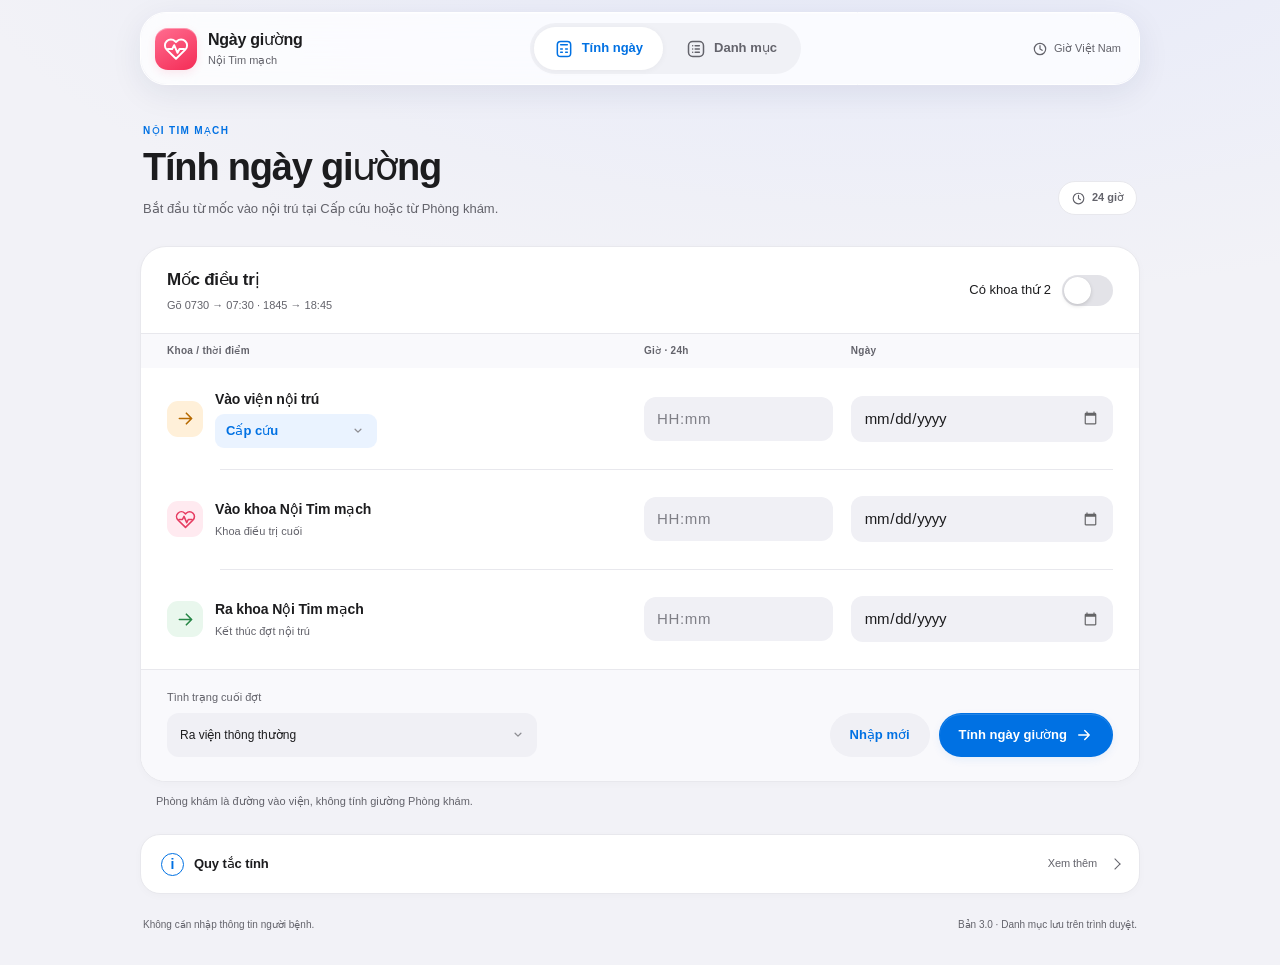
<file: index.html>
<!doctype html>
<html lang="vi">
<head>
  <meta charset="utf-8">
  <meta name="viewport" content="width=device-width, initial-scale=1, viewport-fit=cover">
  <meta name="color-scheme" content="light dark">
  <meta name="theme-color" content="#f2f2f7" media="(prefers-color-scheme: light)">
  <meta name="theme-color" content="#000000" media="(prefers-color-scheme: dark)">
  <meta name="apple-mobile-web-app-capable" content="yes">
  <meta name="apple-mobile-web-app-title" content="Ngày giường">
  <title>Tính ngày giường · Nội Tim mạch</title>
  <meta name="description" content="Tính ngày giường từ mốc vào nội trú tại Cấp cứu hoặc từ Phòng khám. Giờ 24h, danh mục khoa và giá nhập từ Excel.">
  <link rel="icon" href="icon.svg" type="image/svg+xml">
  <link rel="stylesheet" href="style.css?v=3.0.0">
  <script defer src="danh-muc.js?v=3.0.0"></script>
  <script defer src="catalog.js?v=3.0.0"></script>
  <script defer src="engine.js?v=3.0.0"></script>
  <script defer src="app.js?v=3.0.0"></script>
</head>
<body>
<a class="skip-link" href="#main">Đến nội dung chính</a>
<div class="shell">
  <header class="header">
    <a class="brand" href="index.html"><span class="brand-mark"><svg viewBox="0 0 24 24" fill="none" stroke="currentColor" stroke-width="1.8" stroke-linecap="round" stroke-linejoin="round" aria-hidden="true"><path d="M20.6 4.8a5.5 5.5 0 0 0-7.8 0L12 5.6l-.8-.8a5.5 5.5 0 0 0-7.8 7.8L12 21l8.6-8.4a5.5 5.5 0 0 0 0-7.8Z"/><path d="M4.5 12h4l1.8-3.5 3.1 7 1.8-3.5h4.3"/></svg></span><span>Ngày giường<small>Nội Tim mạch</small></span></a>
    <nav class="tab-bar" aria-label="Trang"><a href="index.html" aria-current="page"><svg viewBox="0 0 24 24" fill="none" stroke="currentColor" stroke-width="1.8" stroke-linecap="round" stroke-linejoin="round" aria-hidden="true"><rect x="4" y="3" width="16" height="18" rx="4"/><path d="M8 7h8M8 12h2m4 0h2m-8 4h2m4 0h2"/></svg><span>Tính ngày</span></a><a href="danhmuc.html"><svg viewBox="0 0 24 24" fill="none" stroke="currentColor" stroke-width="1.8" stroke-linecap="round" stroke-linejoin="round" aria-hidden="true"><rect x="3" y="3" width="18" height="18" rx="5"/><path d="M8 8h.01M11 8h5M8 12h.01M11 12h5M8 16h.01M11 16h5"/></svg><span>Danh mục</span></a></nav>
    <span class="header-status"><svg viewBox="0 0 24 24" fill="none" stroke="currentColor" stroke-width="1.8" stroke-linecap="round" stroke-linejoin="round" aria-hidden="true"><circle cx="12" cy="12" r="8.5"/><path d="M12 7v5l3.2 2"/></svg><span>Giờ Việt Nam</span></span>
  </header>
  <main id="main">
    <div class="page-title">
      <div><p class="eyebrow">NỘI TIM MẠCH</p><h1>Tính ngày giường</h1><p id="admitHint">Bắt đầu từ mốc vào nội trú tại Cấp cứu hoặc từ Phòng khám.</p></div>
      <span class="pill time-pill"><svg viewBox="0 0 24 24" fill="none" stroke="currentColor" stroke-width="1.8" stroke-linecap="round" stroke-linejoin="round" aria-hidden="true"><circle cx="12" cy="12" r="8.5"/><path d="M12 7v5l3.2 2"/></svg>24 giờ</span>
    </div>
    <div id="catalogNotice" class="notice warning" role="status" hidden></div>
    <section class="card input-card" aria-labelledby="treatmentTitle">
      <form id="calcForm" novalidate>
        <div class="section-head">
          <div><h2 id="treatmentTitle">Mốc điều trị</h2><p class="clock-hint">Gõ 0730 → 07:30 · 1845 → 18:45</p></div>
          <label class="check" for="hasMiddle"><span>Có khoa thứ 2</span><input id="hasMiddle" type="checkbox" role="switch"><span class="switch-track" aria-hidden="true"></span></label>
        </div>
        <div class="time-grid grid-head" aria-hidden="true"><span>Khoa / thời điểm</span><span>Giờ · 24h</span><span>Ngày</span></div>
        <div class="time-grid time-row">
          <div class="row-name">
            <span class="step-icon orange" aria-hidden="true"><svg viewBox="0 0 24 24" fill="none" stroke="currentColor" stroke-width="1.9" stroke-linecap="round" stroke-linejoin="round" aria-hidden="true"><path d="M5 12h14m-6-6 6 6-6 6"/></svg></span>
            <div class="row-copy"><label for="origin">Vào viện nội trú</label><select id="origin" aria-label="Vào từ Cấp cứu hoặc Phòng khám"><option value="CAP_CUU">Cấp cứu</option><option value="PHONG_KHAM">Phòng khám</option></select></div>
          </div>
          <label class="date-field clock-field"><span>Giờ · 24h</span><input id="arrivalTime" type="text" class="clock-input" inputmode="numeric" maxlength="5" placeholder="HH:mm" autocomplete="off" spellcheck="false" pattern="(?:[01][0-9]|2[0-3]):[0-5][0-9]" required aria-label="Giờ vào Cấp cứu hoặc từ Phòng khám"></label>
          <label class="date-field"><span>Ngày</span><input id="arrivalDate" type="date" min="1900-01-01" max="2200-12-31" required aria-label="Ngày vào Cấp cứu hoặc từ Phòng khám"></label>
        </div>
        <div id="middleRow" class="time-grid time-row" hidden>
          <div class="row-name">
            <span class="step-icon purple" aria-hidden="true"><svg viewBox="0 0 24 24" fill="none" stroke="currentColor" stroke-width="1.8" stroke-linecap="round" stroke-linejoin="round" aria-hidden="true"><rect x="3" y="3" width="18" height="18" rx="5"/><path d="M8 8h.01M11 8h5M8 12h.01M11 12h5M8 16h.01M11 16h5"/></svg></span>
            <div class="row-copy"><label for="middleWard">Vào khoa thứ 2</label><select id="middleWard" aria-label="Chọn khoa thứ 2" disabled></select></div>
          </div>
          <label class="date-field clock-field"><span>Giờ · 24h</span><input id="middleTime" type="text" class="clock-input" inputmode="numeric" maxlength="5" placeholder="HH:mm" autocomplete="off" spellcheck="false" pattern="(?:[01][0-9]|2[0-3]):[0-5][0-9]" disabled aria-label="Giờ vào khoa thứ 2"></label>
          <label class="date-field"><span>Ngày</span><input id="middleDate" type="date" min="1900-01-01" max="2200-12-31" disabled aria-label="Ngày vào khoa thứ 2"></label>
        </div>
        <div class="time-grid time-row">
          <div class="row-name"><span class="step-icon pink" aria-hidden="true"><svg viewBox="0 0 24 24" fill="none" stroke="currentColor" stroke-width="1.8" stroke-linecap="round" stroke-linejoin="round" aria-hidden="true"><path d="M20.6 4.8a5.5 5.5 0 0 0-7.8 0L12 5.6l-.8-.8a5.5 5.5 0 0 0-7.8 7.8L12 21l8.6-8.4a5.5 5.5 0 0 0 0-7.8Z"/><path d="M4.5 12h4l1.8-3.5 3.1 7 1.8-3.5h4.3"/></svg></span><div class="row-copy"><label for="finalTime">Vào khoa Nội Tim mạch</label><span class="muted small">Khoa điều trị cuối</span></div></div>
          <label class="date-field clock-field"><span>Giờ · 24h</span><input id="finalTime" type="text" class="clock-input" inputmode="numeric" maxlength="5" placeholder="HH:mm" autocomplete="off" spellcheck="false" pattern="(?:[01][0-9]|2[0-3]):[0-5][0-9]" required aria-label="Giờ vào Nội Tim mạch"></label>
          <label class="date-field"><span>Ngày</span><input id="finalDate" type="date" min="1900-01-01" max="2200-12-31" required aria-label="Ngày vào Nội Tim mạch"></label>
        </div>
        <div class="time-grid time-row exit-row">
          <div class="row-name"><span class="step-icon green" aria-hidden="true"><svg viewBox="0 0 24 24" fill="none" stroke="currentColor" stroke-width="1.9" stroke-linecap="round" stroke-linejoin="round" aria-hidden="true"><path d="M5 12h14m-6-6 6 6-6 6"/></svg></span><div class="row-copy"><label id="exitLabel" for="exitTime">Ra khoa Nội Tim mạch</label><span class="muted small">Kết thúc đợt nội trú</span></div></div>
          <label class="date-field clock-field"><span>Giờ · 24h</span><input id="exitTime" type="text" class="clock-input" inputmode="numeric" maxlength="5" placeholder="HH:mm" autocomplete="off" spellcheck="false" pattern="(?:[01][0-9]|2[0-3]):[0-5][0-9]" required aria-label="Giờ kết thúc đợt nội trú"></label>
          <label class="date-field"><span>Ngày</span><input id="exitDate" type="date" min="1900-01-01" max="2200-12-31" required aria-label="Ngày kết thúc đợt nội trú"></label>
        </div>
        <div class="form-bottom">
          <label class="status-field" for="status"><span>Tình trạng cuối đợt</span><select id="status" required></select></label>
          <div class="actions"><button id="resetBtn" type="button" class="btn">Nhập mới</button><button id="calculateBtn" type="submit" class="btn primary">Tính ngày giường<svg viewBox="0 0 24 24" fill="none" stroke="currentColor" stroke-width="1.9" stroke-linecap="round" stroke-linejoin="round" aria-hidden="true"><path d="M5 12h14m-6-6 6 6-6 6"/></svg></button></div>
        </div>
        <div id="formError" class="notice error" role="alert" hidden></div>
      </form>
    </section>
    <p class="section-note">Phòng khám là đường vào viện, không tính giường Phòng khám.</p>

    <section id="result" class="card result-card" aria-labelledby="resultTitle" hidden aria-live="polite">
      <div class="result-heading">
        <div><p class="eyebrow">KẾT QUẢ</p><h2 id="resultTitle">Tổng ngày nội trú</h2><p id="duration" class="muted small"></p></div>
        <div class="total"><strong id="totalDays">0</strong><span>ngày giường</span></div>
      </div>
      <p id="totalReason" class="total-reason"></p>
      <div id="pendingNotice" class="notice warning" hidden></div>
      <div class="result-table-wrap"><table class="result-table"><thead><tr><th scope="col">Khoa</th><th scope="col">Ngày giường</th><th scope="col">Lý giải</th></tr></thead><tbody id="summaryRows"></tbody></table></div>
      <div class="result-bottom"><p id="moneySummary" class="small muted"></p><div class="actions"><button id="copyBtn" type="button" class="btn small-btn">Sao chép</button><button id="printBtn" type="button" class="btn small-btn">In kết quả</button></div></div>
      <p id="copyStatus" class="small copy-status" role="status" hidden></p>
      <details class="detail-box"><summary>Chi tiết theo ngày<span class="disclosure-note">Xem phân bổ</span></summary><div class="table-scroll"><table class="day-table"><thead><tr><th scope="col">Ngày</th><th scope="col">Khoa</th><th scope="col">Giờ nằm</th><th scope="col">Ngày tính</th><th scope="col">Lý do</th></tr></thead><tbody id="detailRows"></tbody></table></div></details>
      <p class="result-footnote">Phân bổ theo khoa là dự kiến theo ngày lịch.</p>
    </section>

    <details class="rules">
      <summary><span class="rule-symbol" aria-hidden="true">i</span>Quy tắc tính<span class="disclosure-note">Xem thêm</span></summary>
      <div class="rules-content">
        <p>Hàng đầu là mốc vào viện nội trú theo hồ sơ: tại Cấp cứu hoặc vào từ Phòng khám. Phòng khám chỉ là đường vào viện, không có giường, không tính tiền hoặc chia 0,5 ngày cho Phòng khám; không đếm là một khoa trong quy tắc chuyển khoa.</p>
        <p>≤4 giờ: 0 ngày; &gt;4 đến &lt;24 giờ: 1 ngày. Từ 24 giờ: lấy ngày ra trừ ngày vào; nhóm tử vong, nặng xin về / chuyển viện hoặc qua cấp cứu vẫn cần nội trú chuyển viện được cộng 1 ngày. Chuyển 2 khoa trong ngày: mỗi khoa 0,5 ngày. Từ 3 khoa: xét 2 khoa nằm &gt;4 giờ có giá cao nhất và thấp nhất.</p>
        <p>Phân bổ dự kiến theo ngày lịch: tính ngày vào, bỏ ngày ra thông thường; nhóm đặc biệt tính cả ngày ra. Cấp cứu ≤4 giờ không tính giường hồi sức cấp cứu. Các tổ hợp chưa rõ cách phân bổ được để “Cần đối chiếu”, không tự gán 0. Tiền giường chỉ tạm tính theo giá danh mục; chưa xét mức hưởng BHYT, nằm ghép, hậu phẫu và điều kiện ICU. Chuyển khoa nội bộ chưa phải kết thúc đợt nội trú.</p>
        <p>Căn cứ các ngưỡng ngày giường: Điều 4c TT35/2016/TT-BYT, bổ sung bởi TT39/2024/TT-BYT. <a href="https://vbpl.vn/botuphap/Pages/vbpq-toanvan.aspx?ItemID=171885" target="_blank" rel="noopener">Xem văn bản</a> · <a href="https://baohiemxahoi.gov.vn/tintuc/Pages/hoat-dong-bhxh-viet-nam.aspx?CateID=0&amp;ItemID=24020" target="_blank" rel="noopener">Hướng dẫn BHXH Việt Nam</a>. Không dùng giờ đăng ký khám ngoại trú thay cho giờ vào viện nội trú. Nếu có ngày chưa xác định được khoa có giường thực tế, kết quả giữ phần đó ở “Cần đối chiếu”. Quy tắc không tự cập nhật khi văn bản thay đổi.</p>
      </div>
    </details>
  </main>
  <footer><span>Không cần nhập thông tin người bệnh.</span><span>Bản 3.0 · Danh mục lưu trên trình duyệt.</span></footer>
</div>
<noscript><p class="notice error">Hãy bật JavaScript để sử dụng bộ tính.</p></noscript>
</body>
</html>
</file>
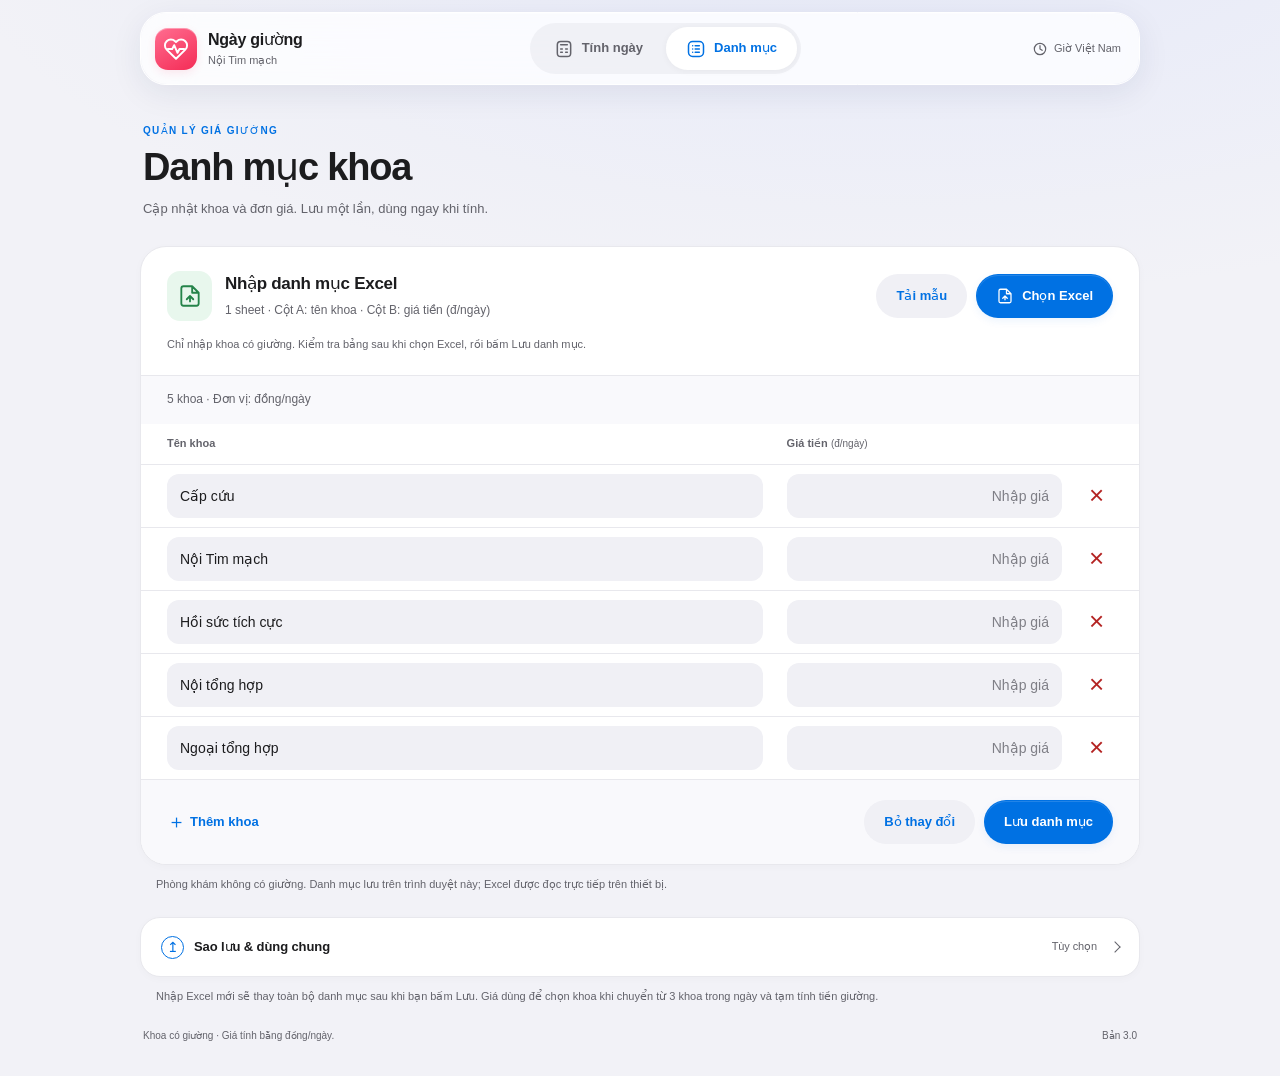
<file: danhmuc.html>
<!doctype html>
<html lang="vi">
<head>
  <meta charset="utf-8">
  <meta name="viewport" content="width=device-width, initial-scale=1, viewport-fit=cover">
  <meta name="color-scheme" content="light dark">
  <meta name="theme-color" content="#f2f2f7" media="(prefers-color-scheme: light)">
  <meta name="theme-color" content="#000000" media="(prefers-color-scheme: dark)">
  <meta name="apple-mobile-web-app-capable" content="yes">
  <meta name="apple-mobile-web-app-title" content="Ngày giường">
  <title>Danh mục khoa · Ngày giường</title>
  <meta name="description" content="Cập nhật danh mục khoa có giường và đơn giá bằng Excel một sheet, hai cột.">
  <link rel="icon" href="icon.svg" type="image/svg+xml">
  <link rel="stylesheet" href="style.css?v=3.0.0">
  <script defer src="danh-muc.js?v=3.0.0"></script>
  <script defer src="catalog.js?v=3.0.0"></script>
  <script defer src="xlsx.full.min.js?v=3.0.0"></script>
  <script defer src="catalog-page.js?v=3.0.0"></script>
</head>
<body>
<a class="skip-link" href="#main">Đến nội dung chính</a>
<div class="shell">
  <header class="header">
    <a class="brand" href="index.html"><span class="brand-mark"><svg viewBox="0 0 24 24" fill="none" stroke="currentColor" stroke-width="1.8" stroke-linecap="round" stroke-linejoin="round" aria-hidden="true"><path d="M20.6 4.8a5.5 5.5 0 0 0-7.8 0L12 5.6l-.8-.8a5.5 5.5 0 0 0-7.8 7.8L12 21l8.6-8.4a5.5 5.5 0 0 0 0-7.8Z"/><path d="M4.5 12h4l1.8-3.5 3.1 7 1.8-3.5h4.3"/></svg></span><span>Ngày giường<small>Nội Tim mạch</small></span></a>
    <nav class="tab-bar" aria-label="Trang"><a href="index.html"><svg viewBox="0 0 24 24" fill="none" stroke="currentColor" stroke-width="1.8" stroke-linecap="round" stroke-linejoin="round" aria-hidden="true"><rect x="4" y="3" width="16" height="18" rx="4"/><path d="M8 7h8M8 12h2m4 0h2m-8 4h2m4 0h2"/></svg><span>Tính ngày</span></a><a href="danhmuc.html" aria-current="page"><svg viewBox="0 0 24 24" fill="none" stroke="currentColor" stroke-width="1.8" stroke-linecap="round" stroke-linejoin="round" aria-hidden="true"><rect x="3" y="3" width="18" height="18" rx="5"/><path d="M8 8h.01M11 8h5M8 12h.01M11 12h5M8 16h.01M11 16h5"/></svg><span>Danh mục</span></a></nav>
    <span class="header-status"><svg viewBox="0 0 24 24" fill="none" stroke="currentColor" stroke-width="1.8" stroke-linecap="round" stroke-linejoin="round" aria-hidden="true"><circle cx="12" cy="12" r="8.5"/><path d="M12 7v5l3.2 2"/></svg><span>Giờ Việt Nam</span></span>
  </header>
  <main id="main">
    <div class="page-title"><div><p class="eyebrow">QUẢN LÝ GIÁ GIƯỜNG</p><h1>Danh mục khoa</h1><p>Cập nhật khoa và đơn giá. Lưu một lần, dùng ngay khi tính.</p></div></div>
    <section class="card catalog-card" aria-labelledby="importTitle">
      <div class="import-bar">
        <div class="import-intro"><span class="import-icon"><svg viewBox="0 0 24 24" fill="none" stroke="currentColor" stroke-width="1.7" stroke-linecap="round" stroke-linejoin="round" aria-hidden="true"><path d="M14 3H6a2 2 0 0 0-2 2v14a2 2 0 0 0 2 2h12a2 2 0 0 0 2-2V9Zm0 0v6h6M12 17v-5m-3 3 3-3 3 3"/></svg></span><div><h2 id="importTitle">Nhập danh mục Excel</h2><p class="muted small">1 sheet · Cột A: tên khoa · Cột B: giá tiền (đ/ngày)</p></div></div>
        <div class="actions"><button class="btn" id="templateBtn" type="button">Tải mẫu</button><label class="btn primary file-btn" for="excelFile"><svg viewBox="0 0 24 24" fill="none" stroke="currentColor" stroke-width="1.7" stroke-linecap="round" stroke-linejoin="round" aria-hidden="true"><path d="M14 3H6a2 2 0 0 0-2 2v14a2 2 0 0 0 2 2h12a2 2 0 0 0 2-2V9Zm0 0v6h6M12 17v-5m-3 3 3-3 3 3"/></svg>Chọn Excel<input class="sr-only" id="excelFile" type="file" accept=".xlsx,.xls"></label></div>
      </div>
      <p class="import-note">Chỉ nhập khoa có giường. Kiểm tra bảng sau khi chọn Excel, rồi bấm Lưu danh mục.</p>
      <div id="catalogMessage" class="notice" role="status" hidden></div>
      <div class="catalog-info"><span id="catalogCount" class="muted small"></span><span id="unsaved" class="pill warning-pill" hidden>Chưa lưu</span></div>
      <form id="catalogForm" novalidate>
        <div class="catalog-table-wrap">
          <table class="catalog-table"><colgroup><col><col class="price-col"><col class="delete-col"></colgroup><thead><tr><th scope="col">Tên khoa</th><th scope="col">Giá tiền <span class="unit-label">(đ/ngày)</span></th><th scope="col"><span class="sr-only">Xóa</span></th></tr></thead><tbody id="catalogRows"></tbody></table>
        </div>
        <div class="catalog-actions"><button type="button" class="text-btn" id="addWardBtn"><span aria-hidden="true">＋</span> Thêm khoa</button><div class="actions"><button type="button" class="btn" id="revertBtn">Bỏ thay đổi</button><button type="submit" class="btn primary" id="saveCatalogBtn">Lưu danh mục</button></div></div>
      </form>
    </section>
    <p class="section-note">Phòng khám không có giường. Danh mục lưu trên trình duyệt này; Excel được đọc trực tiếp trên thiết bị.</p>
    <details class="rules sharing">
      <summary><span class="rule-symbol" aria-hidden="true">↥</span>Sao lưu &amp; dùng chung<span class="disclosure-note">Tùy chọn</span></summary>
      <div class="rules-content">
        <p>Đổi máy: xuất Excel rồi nhập lại trên máy mới. Muốn mọi người dùng chung trên GitHub Pages: tải “danh-muc.js” và thay tệp cùng tên ở thư mục gốc của repository. Khi cập nhật bản dùng chung, các bản lưu dựa trên danh mục gốc cũ sẽ dùng bản mới.</p>
        <div class="actions"><button id="exportBtn" class="btn small-btn" type="button">Xuất Excel</button><button id="sharedBtn" class="btn small-btn" type="button">Tải danh-muc.js dùng chung</button></div>
      </div>
    </details>
    <p class="section-note">Nhập Excel mới sẽ thay toàn bộ danh mục sau khi bạn bấm Lưu. Giá dùng để chọn khoa khi chuyển từ 3 khoa trong ngày và tạm tính tiền giường.</p>
  </main>
  <footer><span>Khoa có giường · Giá tính bằng đồng/ngày.</span><span>Bản 3.0</span></footer>
</div>
<noscript><p class="notice error">Hãy bật JavaScript để sử dụng trang danh mục.</p></noscript>
</body>
</html>
</file>
<file: style.css>
:root {
  font-family: -apple-system, BlinkMacSystemFont, "SF Pro Text", "Segoe UI", sans-serif;
  color-scheme: light dark;
  --bg: #f2f2f7; --surface: #fff; --surface-soft: #f9f9fc; --field: #f0f0f5;
  --ink: #1c1c1e; --secondary: #63636b; --accent: #0071e3; --accent-soft: #eaf3ff;
  --line: #e8e8ed; --strong-line: #d1d1d8; --primary-ink: #fff;
  --glass: rgba(255,255,255,.76); --glass-edge: rgba(255,255,255,.96);
  --glass-shadow: 0 8px 32px rgba(31,40,79,.08), inset 0 1px 0 rgba(255,255,255,.8);
  --card-shadow: 0 2px 8px rgba(30,30,60,.025);
  --warning-bg: #fff5df; --warning-ink: #84520b; --warning-line: #f0dba9;
  --error-bg: #fff0ef; --error-ink: #b42322; --error-line: #f1cecb;
  --success-bg: #eaf8ef; --success-ink: #226a3d;
  font-synthesis: none; -webkit-font-smoothing: antialiased;
}
* { box-sizing: border-box; }
html { scroll-behavior: smooth; scroll-padding-top: 108px; }
body {
  margin: 0; color: var(--ink); font-size: 16px; line-height: 1.45;
  background: radial-gradient(ellipse 75% 400px at 70% -100px, rgba(188,204,255,.24), transparent), var(--bg);
  -webkit-text-size-adjust: 100%;
}
button, input, select, textarea { font: inherit; }
button, a, input, select, summary { -webkit-tap-highlight-color: transparent; touch-action: manipulation; }
button, select, summary { cursor: pointer; }
button, input, select { color: inherit; }
a { color: var(--accent); text-underline-offset: 3px; }
svg { display: block; flex-shrink: 0; width: 22px; height: 22px; }
[hidden] { display: none !important; }
p, h1, h2 { margin: 0; }
button { -webkit-appearance: none; appearance: none; }
.shell { width: min(100%, 1064px); margin: 0 auto; padding: 0 32px; }
.header {
  position: sticky; top: 12px; z-index: 30; display: flex; align-items: center;
  justify-content: space-between; gap: 18px; min-height: 72px; margin-top: 12px;
  padding: 10px 14px; border: 1px solid var(--glass-edge); border-radius: 26px;
  background: transparent; box-shadow: var(--glass-shadow);
}
.header::before { content: ""; position: absolute; inset: 0; z-index: -1; border-radius: inherit; background: var(--glass); -webkit-backdrop-filter: blur(24px) saturate(160%); backdrop-filter: blur(24px) saturate(160%); }
.brand { display: flex; align-items: center; gap: 11px; color: var(--ink); text-decoration: none; font-size: 16px; font-weight: 700; line-height: 1.2; letter-spacing: -.25px; }
.brand small { display: block; margin-top: 4px; font-size: 11px; color: var(--secondary); font-weight: 500; letter-spacing: 0; }
.brand-mark { display: grid; place-items: center; width: 42px; height: 42px; border-radius: 13px; color: #fff; background: linear-gradient(150deg, #ff6d90, #f42c56); box-shadow: inset 0 1px 0 #ffffff5e, 0 3px 8px #f42c561a; }
.brand-mark svg { width: 26px; height: 26px; }
.tab-bar { display: flex; align-items: center; gap: 3px; padding: 4px; border-radius: 999px; background: rgba(120,120,138,.075); }
.tab-bar a { min-height: 43px; display: flex; align-items: center; justify-content: center; gap: 8px; padding: 10px 20px; border-radius: 999px; color: var(--secondary); font-size: 13px; font-weight: 650; text-decoration: none; transition: background .18s, color .18s; }
.tab-bar a svg { width: 20px; height: 20px; }
.tab-bar a[aria-current="page"] { color: var(--accent); background: var(--surface); box-shadow: 0 1px 7px #0000000b, inset 0 0 0 1px #ffffff40; }
.tab-bar a:hover { color: var(--accent); }
.header-status { display: flex; align-items: center; gap: 6px; color: var(--secondary); font-size: 11px; padding: 0 4px; white-space: nowrap; }
.header-status svg { width: 16px; height: 16px; }
main { padding-top: 39px; }
.page-title { display: flex; align-items: center; justify-content: space-between; gap: 20px; margin: 0 3px 26px; }
.eyebrow { color: var(--accent); font-size: 10px; letter-spacing: .13em; font-weight: 750; margin-bottom: 7px; }
h1 { font-size: clamp(30px, 3.3vw, 38px); letter-spacing: -1.2px; line-height: 1.15; font-weight: 750; }
.page-title h1 { margin-bottom: 10px; }
.page-title > div > p:last-child { max-width: 620px; color: var(--secondary); font-size: 13px; line-height: 1.6; }
h2 { font-size: 17px; letter-spacing: -.3px; font-weight: 680; }
.pill { display: inline-flex; align-items: center; gap: 6px; padding: 6px 10px; border-radius: 999px; color: var(--secondary); background: var(--surface); font-size: 11px; font-weight: 600; white-space: nowrap; }
.pill svg { width: 15px; height: 15px; }
.time-pill { align-self: flex-end; margin-bottom: 5px; padding: 8px 12px; border: 1px solid var(--line); }
.card { background: var(--surface); border: 1px solid var(--line); border-radius: 26px; box-shadow: var(--card-shadow); overflow: hidden; }
.section-head { display: flex; align-items: center; justify-content: space-between; gap: 14px; padding: 21px 26px 19px; }
.clock-hint { color: var(--secondary); font-size: 11px; margin-top: 5px; }
.check { position: relative; display: flex; align-items: center; gap: 11px; min-height: 44px; font-size: 13px; white-space: nowrap; cursor: pointer; }
.check input { position: absolute; width: 1px; height: 1px; opacity: 0; padding: 0; border: 0; min-height: 0; }
.switch-track { display: block; width: 51px; height: 31px; border-radius: 999px; background: #e3e3e8; position: relative; transition: background .2s ease; flex-shrink: 0; }
.switch-track::after { content: ""; position: absolute; left: 2px; top: 2px; width: 27px; height: 27px; border-radius: 50%; background: #fff; box-shadow: 0 2px 4px #00000020, 0 0 1px #00000018; transition: transform .2s ease; }
.check input:checked + .switch-track { background: #34c759; }
.check input:checked + .switch-track::after { transform: translateX(20px); }
.check input:focus-visible + .switch-track { outline: 3px solid var(--accent); outline-offset: 4px; }
.time-grid { display: grid; grid-template-columns: minmax(0, 1.75fr) minmax(115px, .72fr) minmax(180px, 1fr); gap: 18px; padding-left: 26px; padding-right: 26px; }
.grid-head { color: var(--secondary); background: var(--surface-soft); border-top: 1px solid var(--line); padding-top: 10px; padding-bottom: 10px; font-size: 10px; font-weight: 650; letter-spacing: .03em; }
.time-row { align-items: center; min-height: 100px; padding-top: 21px; padding-bottom: 21px; position: relative; }
.time-row + .time-row::before { content: ""; position: absolute; top: 0; left: 79px; right: 26px; height: 1px; background: var(--line); }
.row-name { display: flex; align-items: center; min-width: 0; gap: 12px; }
.row-copy { display: flex; flex-direction: column; gap: 5px; min-width: 0; width: 100%; }
.row-copy > label { font-size: 14px; font-weight: 620; letter-spacing: -.15px; }
.row-copy > .small { font-size: 11px; }
.step-icon { display: grid; place-items: center; width: 36px; height: 36px; border-radius: 11px; flex-shrink: 0; }
.step-icon svg { width: 21px; height: 21px; }
.orange { color: #b66900; background: #fff0d9; }
.purple { color: #8456cf; background: #f3edff; }
.pink { color: #e63c61; background: #ffeaf0; }
.green { color: #278646; background: #e9f7ed; }
input, select {
  -webkit-appearance: none; appearance: none; outline: none; min-height: 44px; max-width: 100%; min-width: 0;
  border: 1px solid transparent; border-radius: 12px; color: var(--ink); background-color: var(--field); padding: 10px 12px;
  transition: background .15s, box-shadow .15s; font-variant-numeric: tabular-nums; font-size: 15px;
}
input::placeholder { color: var(--secondary); opacity: .8; }
input:disabled, select:disabled { opacity: .5; }
input:focus-visible, select:focus-visible { background-color: var(--surface); border-color: var(--accent); box-shadow: 0 0 0 3px color-mix(in srgb, var(--accent) 15%, transparent); }
button:focus-visible, a:focus-visible, summary:focus-visible, .file-btn:focus-within { outline: 3px solid var(--accent); outline-offset: 4px; }
select { padding-right: 30px; background-image: url("data:image/svg+xml,%3Csvg xmlns='http://www.w3.org/2000/svg' width='14' height='14' viewBox='0 0 24 24' fill='none' stroke='%238e8e93' stroke-width='2.2' stroke-linecap='round' stroke-linejoin='round'%3E%3Cpath d='m7 9 5 5 5-5'/%3E%3C/svg%3E"); background-repeat: no-repeat; background-position: right 11px center; text-overflow: ellipsis; }
option { background: var(--surface); color: var(--ink); }
.row-copy select { font-size: 13px; padding: 6px 28px 6px 10px; min-height: 34px; width: 100%; max-width: 226px; border-radius: 9px; }
#origin { color: var(--accent); font-weight: 650; background-color: var(--accent-soft); max-width: 162px; }
.date-field { display: block; min-width: 0; }
.date-field > span { display: none; }
.date-field input { width: 100%; }
.clock-input { letter-spacing: .7px; }
input[type="date"] { -webkit-min-logical-width: calc(100% - 2px); letter-spacing: -.25px; }
input[type="date"]::-webkit-date-and-time-value { text-align: left; }
input[type="date"]::-webkit-calendar-picker-indicator { opacity: .58; margin-left: 0; cursor: pointer; }
.form-bottom { display: flex; align-items: flex-end; justify-content: space-between; gap: 22px; padding: 20px 26px 24px; border-top: 1px solid var(--line); background: var(--surface-soft); }
.status-field { display: flex; flex-direction: column; gap: 7px; flex: 1; max-width: 370px; font-size: 11px; color: var(--secondary); }
.status-field select { font-size: 12px; width: 100%; min-height: 44px; }
.actions { display: flex; align-items: center; flex-wrap: wrap; gap: 9px; }
.btn { display: inline-flex; align-items: center; justify-content: center; gap: 8px; min-height: 44px; border: 1px solid transparent; border-radius: 999px; padding: 11px 19px; background: var(--field); color: var(--accent); font-size: 13px; line-height: 1.25; font-weight: 650; text-decoration: none; white-space: nowrap; cursor: pointer; transition: filter .15s, transform .15s; }
.btn svg { width: 18px; height: 18px; }
.btn.primary { background: var(--accent); color: var(--primary-ink); box-shadow: inset 0 1px 0 #ffffff22, 0 3px 8px #0071e314; }
.btn:disabled { cursor: wait; opacity: .5; }
@media (hover: hover) { .btn:hover { filter: brightness(.96); } .delete-btn:hover { background: var(--error-bg); } }
.btn:active, .text-btn:active, .delete-btn:active { transform: scale(.975); }
.small-btn { font-size: 12px; min-height: 40px; padding: 9px 15px; }
.small { font-size: 12px; }
.muted { color: var(--secondary); }
.section-note { padding: 10px 16px 0; color: var(--secondary); font-size: 11px; line-height: 1.65; }
.notice { margin: 16px 26px; padding: 13px 15px; border-radius: 15px; background: var(--success-bg); color: var(--success-ink); border: 1px solid transparent; font-size: 12px; line-height: 1.65; white-space: pre-line; overflow-wrap: anywhere; }
.notice.warning { background: var(--warning-bg); color: var(--warning-ink); border-color: var(--warning-line); }
.notice.error { background: var(--error-bg); color: var(--error-ink); border-color: var(--error-line); }
.notice a { color: inherit; font-weight: 650; }
#catalogNotice { margin: -7px 0 20px; }
.result-card { margin-top: 26px; scroll-margin-top: 102px; }
.result-heading { display: flex; align-items: center; justify-content: space-between; gap: 18px; padding: 24px 26px 16px; }
.result-heading h2 { margin-bottom: 8px; font-size: 18px; }
.result-heading .eyebrow { margin-bottom: 5px; }
.total { display: flex; flex-direction: column; align-items: flex-end; white-space: nowrap; }
.total strong { color: var(--accent); font-size: 58px; line-height: 1; font-weight: 700; letter-spacing: -2px; font-variant-numeric: tabular-nums; }
.total span { color: var(--secondary); font-size: 11px; margin-top: 4px; }
.total-reason { font-size: 12px; line-height: 1.7; color: var(--secondary); padding: 0 26px 19px; }
table { width: 100%; border-collapse: collapse; text-align: left; }
.result-table { table-layout: fixed; font-size: 12px; }
.result-table th { padding: 10px 26px; background: var(--surface-soft); border-top: 1px solid var(--line); border-bottom: 1px solid var(--line); color: var(--secondary); font-size: 10px; font-weight: 600; }
.result-table th:first-child { width: 28%; }
.result-table th:nth-child(2) { width: 22%; }
.result-table td { padding: 18px 26px; border-bottom: 1px solid var(--line); vertical-align: middle; line-height: 1.65; overflow-wrap: anywhere; }
.result-table td:first-child { font-size: 13px; font-weight: 650; }
.result-table td:nth-child(2) { font-size: 21px; font-weight: 650; color: var(--accent); font-variant-numeric: tabular-nums; }
.result-table td:nth-child(3) { color: var(--secondary); font-size: 11px; }
.result-table td small { display: block; font-size: 11px; font-weight: 500; color: var(--secondary); margin-top: 2px; }
.result-table .pending-number { font-size: 13px !important; color: var(--warning-ink) !important; }
.result-bottom { display: flex; align-items: center; justify-content: space-between; gap: 18px; padding: 17px 26px; }
.result-bottom > p { max-width: 64%; line-height: 1.7; }
.copy-status { padding: 0 26px 14px; color: var(--accent); }
.detail-box { border-top: 1px solid var(--line); }
details > summary { list-style: none; display: flex; align-items: center; gap: 10px; min-height: 58px; padding: 16px 26px; font-size: 13px; font-weight: 620; letter-spacing: -.1px; cursor: pointer; }
details > summary::-webkit-details-marker { display: none; }
details > summary::after { content: ""; display: block; width: 7px; height: 7px; margin-left: 4px; border-right: 1.8px solid var(--secondary); border-top: 1.8px solid var(--secondary); transform: rotate(45deg); transition: transform .2s; flex-shrink: 0; }
details[open] > summary::after { transform: rotate(135deg); }
.disclosure-note { margin-left: auto; color: var(--secondary); font-size: 11px; font-weight: 400; }
.table-scroll { overflow-x: auto; overscroll-behavior-x: contain; -webkit-overflow-scrolling: touch; }
.day-table { min-width: 760px; font-size: 11px; }
.day-table th { color: var(--secondary); font-weight: 600; font-size: 10px; background: var(--surface-soft); padding: 10px 14px; border-top: 1px solid var(--line); border-bottom: 1px solid var(--line); white-space: nowrap; }
.day-table td { padding: 13px 14px; border-bottom: 1px solid var(--line); vertical-align: top; line-height: 1.6; }
.day-table th:first-child, .day-table td:first-child { padding-left: 26px; white-space: nowrap; }
.day-table th:nth-child(2) { min-width: 125px; }
.day-table th:last-child { width: 50%; }
.result-footnote { color: var(--secondary); font-size: 10px; padding: 12px 26px; background: var(--surface-soft); border-top: 1px solid var(--line); }
.rules { margin-top: 24px; background: var(--surface); border: 1px solid var(--line); border-radius: 20px; box-shadow: var(--card-shadow); }
.rules > summary { padding: 14px 20px; }
.rule-symbol { display: inline-grid; place-items: center; width: 23px; height: 23px; border: 1.5px solid currentColor; border-radius: 50%; color: var(--accent); font-size: 14px; font-weight: 600; flex-shrink: 0; }
.rules-content { padding: 0 22px 20px; }
.rules-content p { font-size: 12px; color: var(--secondary); line-height: 1.85; margin-top: 13px; }
.rules-content p:first-child { margin-top: 0; }
.rules-content .actions { margin-top: 16px; }
footer { display: flex; justify-content: space-between; gap: 12px; flex-wrap: wrap; color: var(--secondary); font-size: 10px; padding: 22px 3px 32px; line-height: 1.7; }
.import-bar { display: flex; align-items: center; justify-content: space-between; gap: 16px; padding: 24px 26px 14px; }
.import-intro { display: flex; align-items: center; gap: 13px; }
.import-intro p { margin-top: 5px; }
.import-icon { display: grid; place-items: center; width: 45px; height: 50px; color: #25844a; background: #e8f7ed; border-radius: 13px; flex-shrink: 0; }
.import-icon svg { width: 26px; height: 26px; }
.import-note { padding: 0 26px 22px; color: var(--secondary); font-size: 11px; line-height: 1.65; }
.file-btn { position: relative; }
.catalog-info { border-top: 1px solid var(--line); display: flex; align-items: center; justify-content: space-between; gap: 12px; min-height: 49px; padding: 12px 26px; background: var(--surface-soft); }
.warning-pill { color: var(--warning-ink); background: var(--warning-bg); padding: 4px 9px; font-size: 10px; }
.catalog-table { table-layout: fixed; }
.catalog-table .price-col { width: 30%; }
.catalog-table .delete-col { width: 65px; }
.catalog-table th { padding: 12px 12px; border-bottom: 1px solid var(--line); color: var(--secondary); font-size: 11px; font-weight: 600; }
.catalog-table th:first-child { padding-left: 26px; }
.catalog-table td { padding: 9px 12px; border-bottom: 1px solid var(--line); }
.catalog-table td:first-child { padding-left: 26px; }
.catalog-table td:last-child { padding-right: 20px; padding-left: 0; text-align: center; }
.catalog-table input { width: 100%; font-size: 14px; min-height: 44px; }
.catalog-table .ward-price { text-align: right; }
.unit-label { font-size: 10px; font-weight: 400; }
.delete-btn { display: inline-grid; place-items: center; width: 44px; height: 44px; padding: 0; color: var(--error-ink); font-size: 26px; font-weight: 300; border: 0; border-radius: 50%; background: transparent; cursor: pointer; transition: transform .15s, background .15s; }
.catalog-actions { display: flex; align-items: center; justify-content: space-between; gap: 14px; padding: 20px 26px; background: var(--surface-soft); }
.text-btn { display: inline-flex; align-items: center; gap: 4px; color: var(--accent); background: transparent; border: 0; min-height: 44px; padding: 8px 0; font-size: 13px; font-weight: 600; }
.text-btn span { font-size: 19px; font-weight: 400; }
.sr-only, .skip-link:not(:focus) { position: absolute; width: 1px; height: 1px; padding: 0; margin: -1px; overflow: hidden; clip: rect(0,0,0,0); white-space: nowrap; border: 0; min-height: 0; }
.skip-link:focus { position: fixed; top: 12px; left: 12px; z-index: 100; padding: 12px 18px; background: var(--surface); border-radius: 12px; color: var(--accent); box-shadow: var(--glass-shadow); }
@media (max-width: 860px) and (min-width: 721px) {
  .shell { padding: 0 22px; }
  .header-status { display: none; }
  .time-grid { grid-template-columns: minmax(0,1.5fr) minmax(100px,.67fr) minmax(162px,1fr); gap: 13px; padding-left: 22px; padding-right: 22px; }
  .row-name { gap: 9px; }
  .step-icon { width: 31px; height: 31px; border-radius: 9px; }
  .row-copy > label { font-size: 13px; }
  .form-bottom { padding-left: 22px; padding-right: 22px; gap: 15px; }
  .btn { padding-left: 15px; padding-right: 15px; }
  .import-bar { flex-wrap: wrap; }
}
@media (max-width: 720px) {
  html { scroll-padding-top: 92px; }
  .shell { padding: 0 max(16px, env(safe-area-inset-left)) 0 max(16px, env(safe-area-inset-right)); }
  .header { top: 8px; min-height: 62px; padding: 9px 12px; border-radius: 23px; margin-top: 8px; gap: 12px; }
  .brand { font-size: 15px; gap: 10px; }
  .brand small { font-size: 10px; margin-top: 3px; }
  .brand-mark { width: 37px; height: 37px; border-radius: 11px; }
  .brand-mark svg { width: 24px; height: 24px; }
  .header-status { font-size: 10px; gap: 4px; }
  .header-status svg { width: 14px; height: 14px; }
  .tab-bar {
    position: fixed; left: 50%; bottom: max(12px, env(safe-area-inset-bottom)); transform: translateX(-50%);
    width: min(360px, calc(100vw - 48px)); min-height: 65px; padding: 5px; gap: 4px;
    background: var(--glass); border: 1px solid var(--glass-edge); box-shadow: var(--glass-shadow);
    -webkit-backdrop-filter: blur(28px) saturate(170%); backdrop-filter: blur(28px) saturate(170%);
  }
  .tab-bar a { flex: 1; min-height: 53px; flex-direction: column; gap: 3px; padding: 6px 14px; font-size: 10px; line-height: 1.2; font-weight: 600; }
  .tab-bar a svg { width: 23px; height: 23px; }
  .tab-bar a[aria-current="page"] { background: var(--accent-soft); box-shadow: inset 0 1px 0 #ffffff45; }
  main { padding-top: 29px; }
  .page-title { margin: 0 4px 22px; gap: 12px; }
  .page-title h1 { font-size: 32px; letter-spacing: -1.05px; line-height: 1.15; margin-bottom: 9px; }
  .eyebrow { font-size: 9px; margin-bottom: 8px; }
  .page-title > div > p:last-child { font-size: 12px; line-height: 1.65; }
  .time-pill { display: none; }
  .card { border-radius: 24px; }
  .section-head { padding: 19px 18px 17px; align-items: center; gap: 10px; }
  h2 { font-size: 16px; }
  .clock-hint { font-size: 10px; margin-top: 5px; max-width: 185px; line-height: 1.6; }
  .check { font-size: 11px; gap: 8px; }
  .check > span:first-child { max-width: 72px; white-space: normal; line-height: 1.35; }
  .switch-track { width: 46px; height: 28px; }
  .switch-track::after { width: 24px; height: 24px; }
  .check input:checked + .switch-track::after { transform: translateX(18px); }
  .grid-head { display: none; }
  .time-grid { grid-template-columns: minmax(0, .85fr) minmax(0, 1.25fr); gap: 14px; padding-left: 18px; padding-right: 18px; }
  .time-row { padding-top: 20px; padding-bottom: 21px; min-height: 0; }
  .time-row:first-of-type { border-top: 1px solid var(--line); }
  .time-row + .time-row::before { left: 18px; right: 18px; }
  .row-name { grid-column: 1 / -1; gap: 11px; }
  .step-icon { width: 32px; height: 32px; border-radius: 10px; }
  .step-icon svg { width: 19px; height: 19px; }
  .row-copy { gap: 3px; }
  .row-copy > label { font-size: 14px; }
  .row-copy > .small { font-size: 10px; }
  .row-copy:has(#origin) { flex-direction: row; align-items: center; justify-content: space-between; gap: 10px; }
  .row-copy:has(#origin) > label { font-size: 13px; }
  #origin { width: 128px; min-height: 35px; font-size: 12px; padding-left: 10px; }
  .row-copy select { max-width: 100%; }
  .date-field > span { display: block; font-size: 10px; color: var(--secondary); margin: 0 0 6px 3px; }
  .date-field input { font-size: 16px; min-height: 46px; padding: 11px 12px; }
  .clock-input { letter-spacing: .8px; }
  .form-bottom { display: flex; flex-direction: column; gap: 17px; align-items: stretch; padding: 18px 18px 20px; }
  .status-field { width: 100%; max-width: none; font-size: 11px; }
  .status-field select { font-size: 13px; padding-right: 26px; }
  .form-bottom .actions { display: grid; grid-template-columns: minmax(0, .7fr) minmax(0, 1.4fr); gap: 10px; }
  .btn { min-height: 46px; font-size: 13px; padding: 12px 16px; }
  .btn svg { width: 17px; height: 17px; }
  .section-note { font-size: 10px; padding: 10px 10px 0; line-height: 1.75; }
  .notice { margin: 14px 18px; padding: 12px 13px; font-size: 11px; border-radius: 14px; }
  #catalogNotice { margin: -5px 0 17px; }
  .result-card { margin-top: 22px; scroll-margin-top: 92px; }
  .result-heading { padding: 22px 18px 14px; gap: 12px; }
  .result-heading h2 { font-size: 16px; margin-bottom: 7px; }
  .result-heading .small { font-size: 10px; max-width: 230px; line-height: 1.7; }
  .result-heading .eyebrow { font-size: 9px; }
  .total strong { font-size: 52px; }
  .total span { font-size: 10px; }
  .total-reason { font-size: 11px; padding: 0 18px 17px; }
  .result-table thead { display: none; }
  .result-table tr { display: grid; grid-template-columns: minmax(0, 1fr) minmax(95px, auto); gap: 7px 12px; padding: 16px 18px; border-top: 1px solid var(--line); }
  .result-table td { border: 0; padding: 0; }
  .result-table td:first-child { align-self: center; font-size: 13px; line-height: 1.6; }
  .result-table td:nth-child(2) { text-align: right; font-size: 23px; max-width: 140px; line-height: 1.4; }
  .result-table td:nth-child(3) { grid-column: 1 / -1; font-size: 11px; line-height: 1.7; }
  .result-table td small { font-size: 10px; line-height: 1.5; }
  .result-table .pending-number { font-size: 12px !important; }
  .result-bottom { border-top: 1px solid var(--line); padding: 16px 18px; flex-direction: column; align-items: stretch; gap: 12px; }
  .result-bottom > p { max-width: 100%; font-size: 11px; }
  .result-bottom .actions { justify-content: flex-end; }
  .small-btn { min-height: 42px; font-size: 12px; }
  .copy-status { font-size: 11px; padding: 0 18px 14px; }
  details > summary { padding: 16px 18px; min-height: 58px; font-size: 12px; }
  .disclosure-note { font-size: 10px; }
  .day-table th:first-child, .day-table td:first-child { padding-left: 18px; }
  .result-footnote { padding: 12px 18px; font-size: 10px; }
  .rules { border-radius: 20px; margin-top: 20px; }
  .rules > summary { padding: 14px 17px; }
  .rule-symbol { width: 21px; height: 21px; font-size: 13px; }
  .rules-content { padding: 0 18px 18px; }
  .rules-content p { font-size: 11px; line-height: 1.85; margin-top: 12px; }
  footer { font-size: 9px; padding: 20px 5px calc(104px + env(safe-area-inset-bottom)); gap: 3px; flex-direction: column; }
  .import-bar { padding: 22px 18px 15px; align-items: stretch; flex-direction: column; gap: 19px; }
  .import-intro { gap: 11px; }
  .import-intro h2 { font-size: 16px; }
  .import-intro p { font-size: 10px; line-height: 1.65; }
  .import-icon { width: 40px; height: 46px; border-radius: 12px; }
  .import-bar > .actions { display: grid; grid-template-columns: .8fr 1.2fr; gap: 10px; }
  .import-note { padding: 0 18px 18px; font-size: 10px; line-height: 1.75; }
  .catalog-info { padding: 12px 18px; min-height: 47px; }
  .catalog-info .small { font-size: 10px; }
  .catalog-table .price-col { width: 34%; }
  .catalog-table .delete-col { width: 44px; }
  .catalog-table th { padding: 12px 5px; font-size: 10px; }
  .catalog-table th:first-child { padding-left: 12px; }
  .catalog-table td { padding: 8px 5px; }
  .catalog-table td:first-child { padding-left: 10px; }
  .catalog-table td:last-child { padding: 8px 2px 8px 0; }
  .catalog-table input { min-height: 46px; border-radius: 10px; padding: 10px 8px; font-size: 16px; }
  .catalog-table .ward-price { font-size: 16px; }
  .delete-btn { width: 40px; height: 46px; font-size: 25px; }
  .unit-label { display: block; font-size: 9px; }
  .catalog-actions { padding: 15px 18px 19px; flex-wrap: wrap; gap: 8px; }
  .catalog-actions > .actions { margin-left: auto; }
  .catalog-actions .btn { padding: 11px 15px; font-size: 12px; min-height: 44px; }
  .text-btn { font-size: 12px; }
  .sharing .actions { flex-direction: column; align-items: stretch; }
}
@media (max-width: 359px) {
  .shell { padding-left: 12px; padding-right: 12px; }
  .header-status span { display: none; }
  .page-title h1 { font-size: 29px; }
  .section-head { padding-left: 15px; padding-right: 15px; gap: 7px; }
  .clock-hint { font-size: 9px; }
  .check { font-size: 10px; gap: 6px; }
  .check > span:first-child { max-width: 52px; }
  .time-grid { padding-left: 15px; padding-right: 15px; gap: 11px; }
  .row-copy:has(#origin) { gap: 4px; }
  .row-copy:has(#origin) > label { font-size: 11px; }
  #origin { width: 115px; font-size: 11px; }
  .form-bottom .btn { padding-left: 10px; padding-right: 10px; font-size: 12px; }
  .form-bottom .btn svg { display: none; }
  .catalog-actions { flex-direction: column; align-items: stretch; }
  .catalog-actions > .actions { display: grid; grid-template-columns: 1fr 1fr; margin-left: 0; }
  .catalog-table input { font-size: 16px; padding-left: 6px; padding-right: 6px; }
}
@media (prefers-color-scheme: dark) {
  :root {
    --bg: #000; --surface: #1c1c1e; --surface-soft: #222225; --field: #2c2c2f;
    --ink: #f5f5f7; --secondary: #b0b0b7; --accent: #73b6ff; --accent-soft: #1b334f;
    --line: #323235; --strong-line: #505057; --primary-ink: #071b32;
    --glass: rgba(36,36,39,.8); --glass-edge: rgba(255,255,255,.12);
    --glass-shadow: 0 8px 30px #00000050, inset 0 1px 0 #ffffff10;
    --card-shadow: 0 2px 8px #00000015;
    --warning-bg: #352b16; --warning-ink: #f4cc7f; --warning-line: #66512b;
    --error-bg: #3d2224; --error-ink: #ffb4ad; --error-line: #684144;
    --success-bg: #1b3324; --success-ink: #9cdbaf;
  }
  body { background: radial-gradient(ellipse 80% 400px at 70% -100px, rgba(24,55,101,.18), transparent), var(--bg); }
  .switch-track { background: #3a3a3c; }
  .check input:checked + .switch-track { background: #30d158; }
  .orange { color: #ffc16d; background: #3b2f20; }
  .purple { color: #cfb2ff; background: #352b45; }
  .pink { color: #ff90a8; background: #422631; }
  .green { color: #91d6a1; background: #203b2b; }
  .import-icon { color: #91d6a1; background: #203b2b; }
  .btn.primary { box-shadow: inset 0 1px 0 #ffffff20; }
  .tab-bar a[aria-current="page"] { box-shadow: inset 0 1px 0 #ffffff0d; }
}
@supports not ((-webkit-backdrop-filter: blur(1px)) or (backdrop-filter: blur(1px))) {
  .header::before, .tab-bar { background: var(--surface); }
}
@media (prefers-reduced-motion: reduce) {
  html { scroll-behavior: auto; }
  *, *::before, *::after { transition: none !important; animation: none !important; }
}
@media (prefers-reduced-transparency: reduce) {
  .header::before, .tab-bar { background: var(--surface); -webkit-backdrop-filter: none; backdrop-filter: none; }
}
@media (prefers-contrast: more) {
  :root { --secondary: #414146; --line: #95959d; --strong-line: #707078; }
  .card, .rules { border-width: 1.5px; }
  input, select { border-color: var(--strong-line); }
  .header::before, .tab-bar { background: var(--surface); -webkit-backdrop-filter: none; backdrop-filter: none; }
}
@media (prefers-contrast: more) and (prefers-color-scheme: dark) {
  :root { --secondary: #dedee4; --line: #74747c; --strong-line: #9797a0; }
}
@media (forced-colors: active) {
  .card, .header, .tab-bar, .rules, input, select, .btn { border: 1px solid CanvasText; }
  .switch-track { border: 1px solid ButtonText; background: Canvas; }
  .switch-track::after { background: ButtonText; }
  .check input:checked + .switch-track { background: Highlight; }
  .tab-bar a[aria-current="page"] { outline: 2px solid Highlight; }
}
@media print {
  @page { size: A4; margin: 15mm; }
  :root { color-scheme: light; --bg: #fff; --surface: #fff; --surface-soft: #f5f5f5; --ink: #111; --secondary: #333; --accent: #111; --line: #ccc; }
  html, body { background: #fff !important; color: #111; font-size: 11px; }
  .shell { width: 100%; max-width: none; padding: 0; }
  .header, .input-card, #catalogNotice, .rules, footer, .page-title .pill, .section-note, .result-bottom .actions, #copyStatus, .skip-link, noscript { display: none !important; }
  main { padding: 0; }
  .page-title { margin: 0 0 12px; }
  .page-title h1 { font-size: 23px; letter-spacing: -.4px; }
  .page-title .eyebrow { font-size: 9px; color: #444; }
  .page-title > div > p:last-child { color: #333; font-size: 10px; }
  .card { border: 1px solid #bbb; border-radius: 10px; box-shadow: none; }
  .result-card { margin-top: 10px; overflow: visible; }
  .result-heading { padding: 16px 18px 12px; }
  .result-heading h2 { font-size: 15px; }
  .result-heading .small { font-size: 10px; }
  .total strong { font-size: 38px; color: #111; }
  .total-reason { font-size: 10px; padding: 0 18px 13px; }
  .result-table thead { display: table-header-group; }
  .result-table tr { display: table-row; break-inside: avoid; padding: 0; border: 0; }
  .result-table th, .result-table td { display: table-cell; padding: 10px 12px; border-bottom: 1px solid #ccc; font-size: 10px !important; text-align: left !important; color: #111 !important; }
  .result-table td:nth-child(2) { font-size: 15px !important; }
  .result-table td small { font-size: 9px; color: #333; }
  .result-bottom { padding: 12px 18px; border: 0; display: block; }
  .result-bottom > p { max-width: none; font-size: 10px; color: #222; }
  .notice { margin: 12px 18px; color: #111 !important; border: 1px solid #aaa !important; background: #f6f6f6 !important; font-size: 10px; }
  .detail-box:not([open]) { display: none; }
  .detail-box > summary { font-size: 11px; padding: 12px 18px; }
  .disclosure-note, details > summary::after { display: none; }
  .table-scroll { overflow: visible; }
  .day-table { min-width: 0; font-size: 9px; }
  .day-table th, .day-table td { padding: 7px; }
  .day-table tr { break-inside: avoid; }
  .day-table th:first-child, .day-table td:first-child { padding-left: 12px; }
  .result-footnote { font-size: 9px; padding: 10px 18px; }
}
</file>
